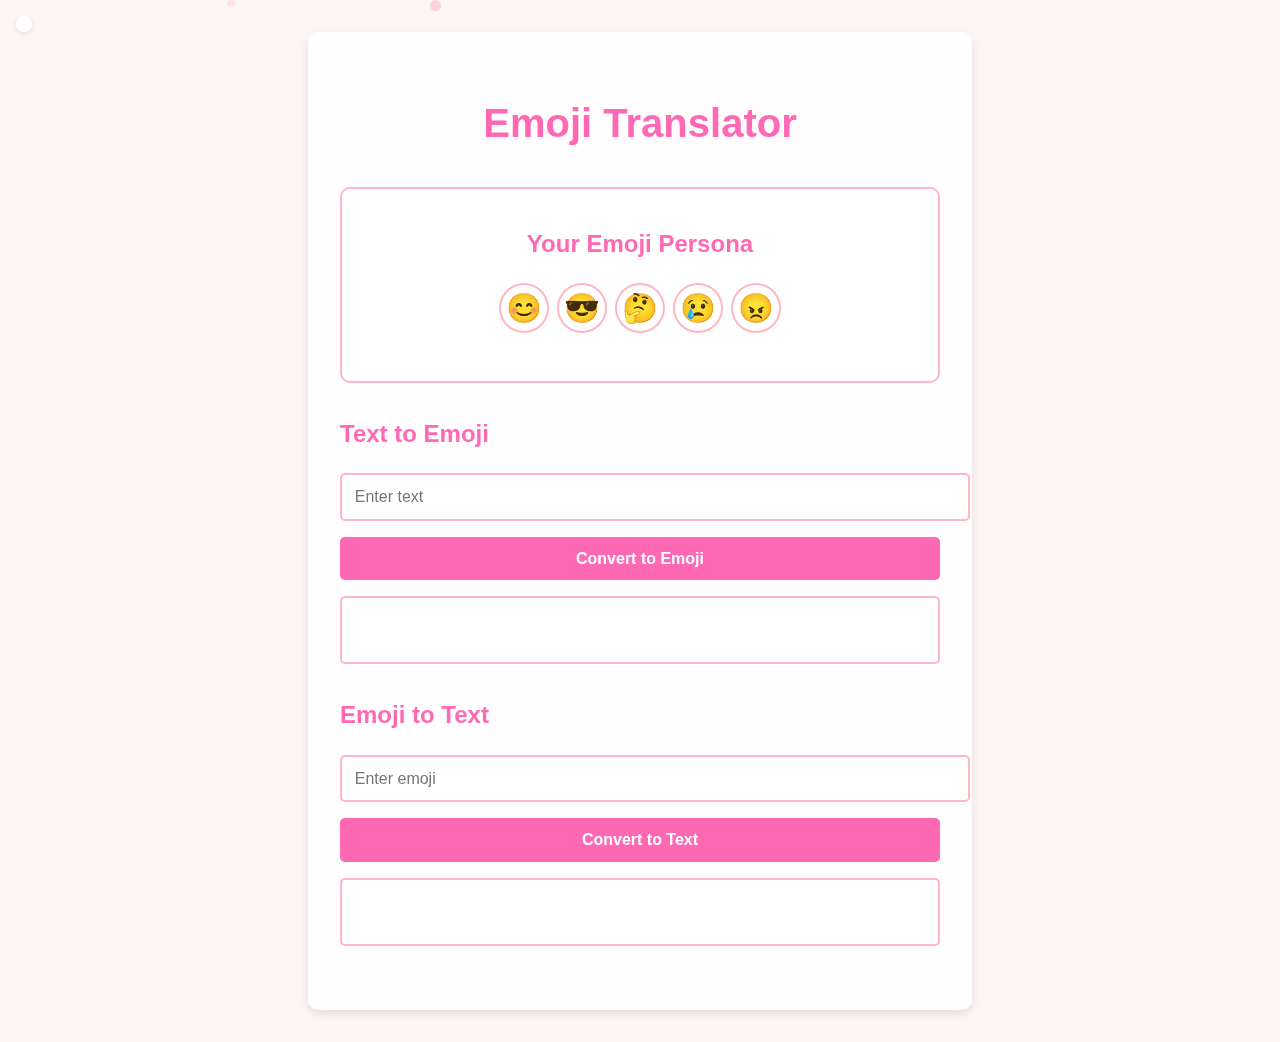
<file: index.html>
<!DOCTYPE html>
<html lang="en">
<head>
    <meta charset="UTF-8">
    <meta name="viewport" content="width=device-width, initial-scale=1.0">
    <title>Emoji Converter</title>
    <link rel="stylesheet" href="back.css">
</head>
<body>
    <div class="sakura-container"></div>
    <div id="userPersona" class="user-persona"></div>
    <div class="container">
        <h1>Emoji Translator</h1>
        <div class="user-profile">
            <h2>Your Emoji Persona</h2>
            <div class="emoji-selection">
                <button class="emoji-button" onclick="setEmoji('😊')">😊</button>
                <button class="emoji-button" onclick="setEmoji('😎')">😎</button>
                <button class="emoji-button" onclick="setEmoji('🤔')">🤔</button>
                <button class="emoji-button" onclick="setEmoji('😢')">😢</button>
                <button class="emoji-button" onclick="setEmoji('😠')">😠</button>
            </div>
        </div>
        <div class="converter-section">
            <h2>Text to Emoji</h2>
            <input type="text" id="textInput" placeholder="Enter text">
            <button onclick="convertToEmoji()">Convert to Emoji</button>
            <div id="emojiOutput" class="output"></div>
        </div>
        <div class="converter-section">
            <h2>Emoji to Text</h2>
            <input type="text" id="emojiInput" placeholder="Enter emoji">
            <button onclick="convertToText()">Convert to Text</button>
            <div id="textOutput" class="output"></div>
        </div>
    </div>
    <script src="sexy.js"></script>
</body>
</html>
</file>
<file: back.css>
:root {
    --primary-color: #ff69b4;
    --secondary-color: #ffb7c5;
    --background-color: #fef6f6;
    --text-color: #333;
}

body {
    font-family: 'Arial', sans-serif;
    line-height: 1.6;
    margin: 0;
    padding: 0;
    background-color: var(--background-color);
    color: var(--text-color);
    transition: background-color 0.3s ease, color 0.3s ease;
    min-height: 100vh;
    overflow-y: auto;
}

.container {
    width: 80%;
    max-width: 600px;
    margin: 2rem auto;
    padding: 2rem;
    background-color: rgba(255, 255, 255, 0.8);
    border-radius: 10px;
    box-shadow: 0 4px 10px rgba(0, 0, 0, 0.1);
    position: relative;
    z-index: 1;
}

h1 {
    text-align: center;
    color: var(--primary-color);
    font-size: 2.5rem;
    margin-bottom: 2rem;
}

h2 {
    color: var(--primary-color);
    font-size: 1.5rem;
}

.converter-section {
    margin-bottom: 2rem;
}

input, button {
    display: block;
    width: 100%;
    padding: 0.8rem;
    margin-bottom: 1rem;
    border: 2px solid var(--secondary-color);
    border-radius: 5px;
    font-size: 1rem;
}

input:focus {
    outline: none;
    border-color: var(--primary-color);
}

button {
    background-color: var(--primary-color);
    color: #fff;
    border: none;
    cursor: pointer;
    transition: background-color 0.3s ease;
    font-weight: bold;
}

button:hover {
    background-color: var(--secondary-color);
}

.output {
    background-color: #fff;
    border: 2px solid var(--secondary-color);
    border-radius: 5px;
    padding: 1rem;
    min-height: 2rem;
    font-size: 1.2rem;
}

.sakura-container {
    position: fixed;
    top: 0;
    left: 0;
    width: 100%;
    height: 100%;
    pointer-events: none;
    z-index: 0;
}

.sakura {
    position: absolute;
    background: var(--secondary-color);
    border-radius: 50%;
    opacity: 0.5;
    animation: fall linear infinite;
}

@keyframes fall {
    0% {
        transform: translate(0, -10px) rotate(0deg);
    }
    100% {
        transform: translate(100px, 100vh) rotate(360deg);
    }
}

.user-profile {
    background-color: #fff;
    border: 2px solid var(--secondary-color);
    border-radius: 10px;
    padding: 1rem;
    margin-bottom: 2rem;
    text-align: center;
}

.emoji-selection {
    display: flex;
    justify-content: center;
    gap: 0.5rem;
    margin-bottom: 1rem;
    flex-wrap: wrap;
}

.emoji-button {
    font-size: 1.8rem;
    background: none;
    border: 2px solid var(--secondary-color);
    border-radius: 50%;
    width: 50px;
    height: 50px;
    cursor: pointer;
    transition: all 0.3s ease;
    padding: 0;
    display: flex;
    align-items: center;
    justify-content: center;
}

.emoji-button:hover, .emoji-button.selected {
    background-color: var(--secondary-color);
    transform: scale(1.1);
}

.user-persona {
    position: fixed;
    top: 1rem;
    left: 1rem;
    font-size: 2rem;
    z-index: 10;
    background-color: rgba(255, 255, 255, 0.8);
    padding: 0.5rem;
    border-radius: 50%;
    box-shadow: 0 2px 5px rgba(0, 0, 0, 0.1);
}

.mood-text {
    margin-top: 1rem;
    font-weight: bold;
    color: var(--primary-color);
}
</file>
